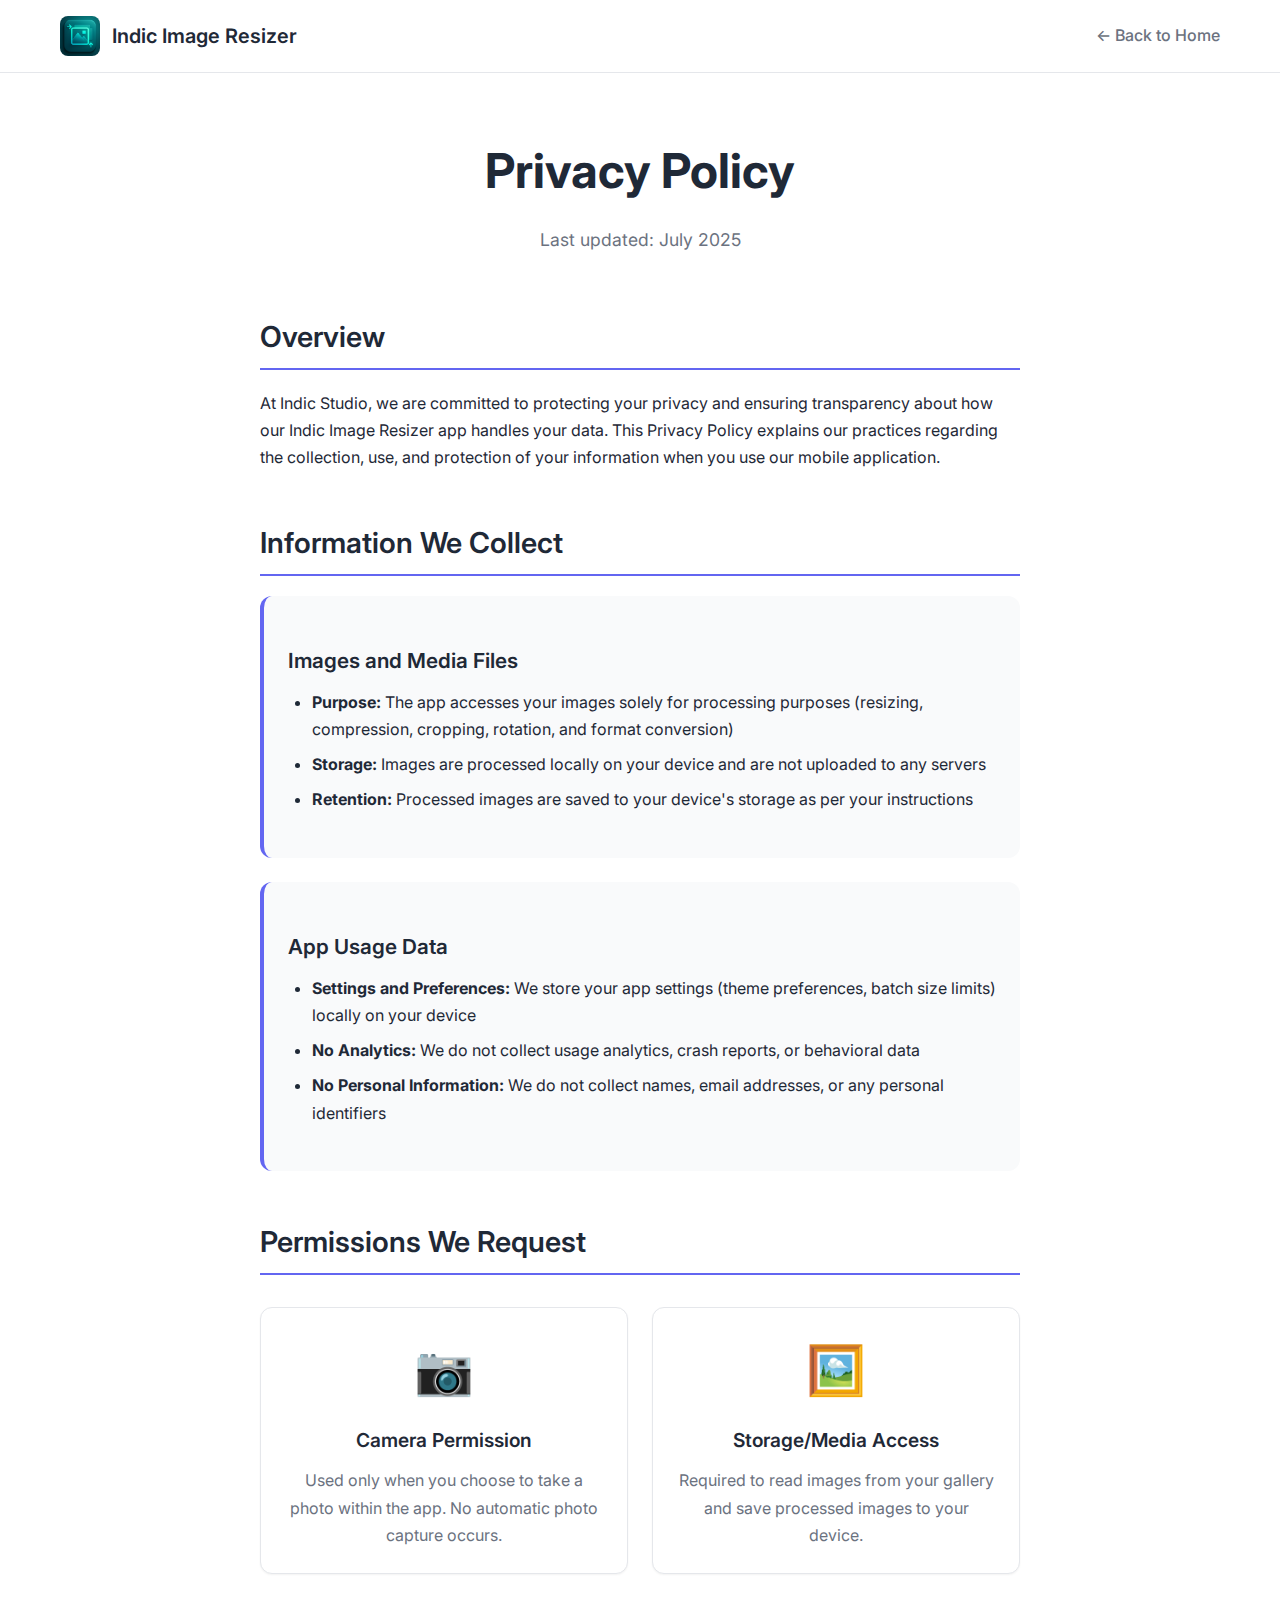
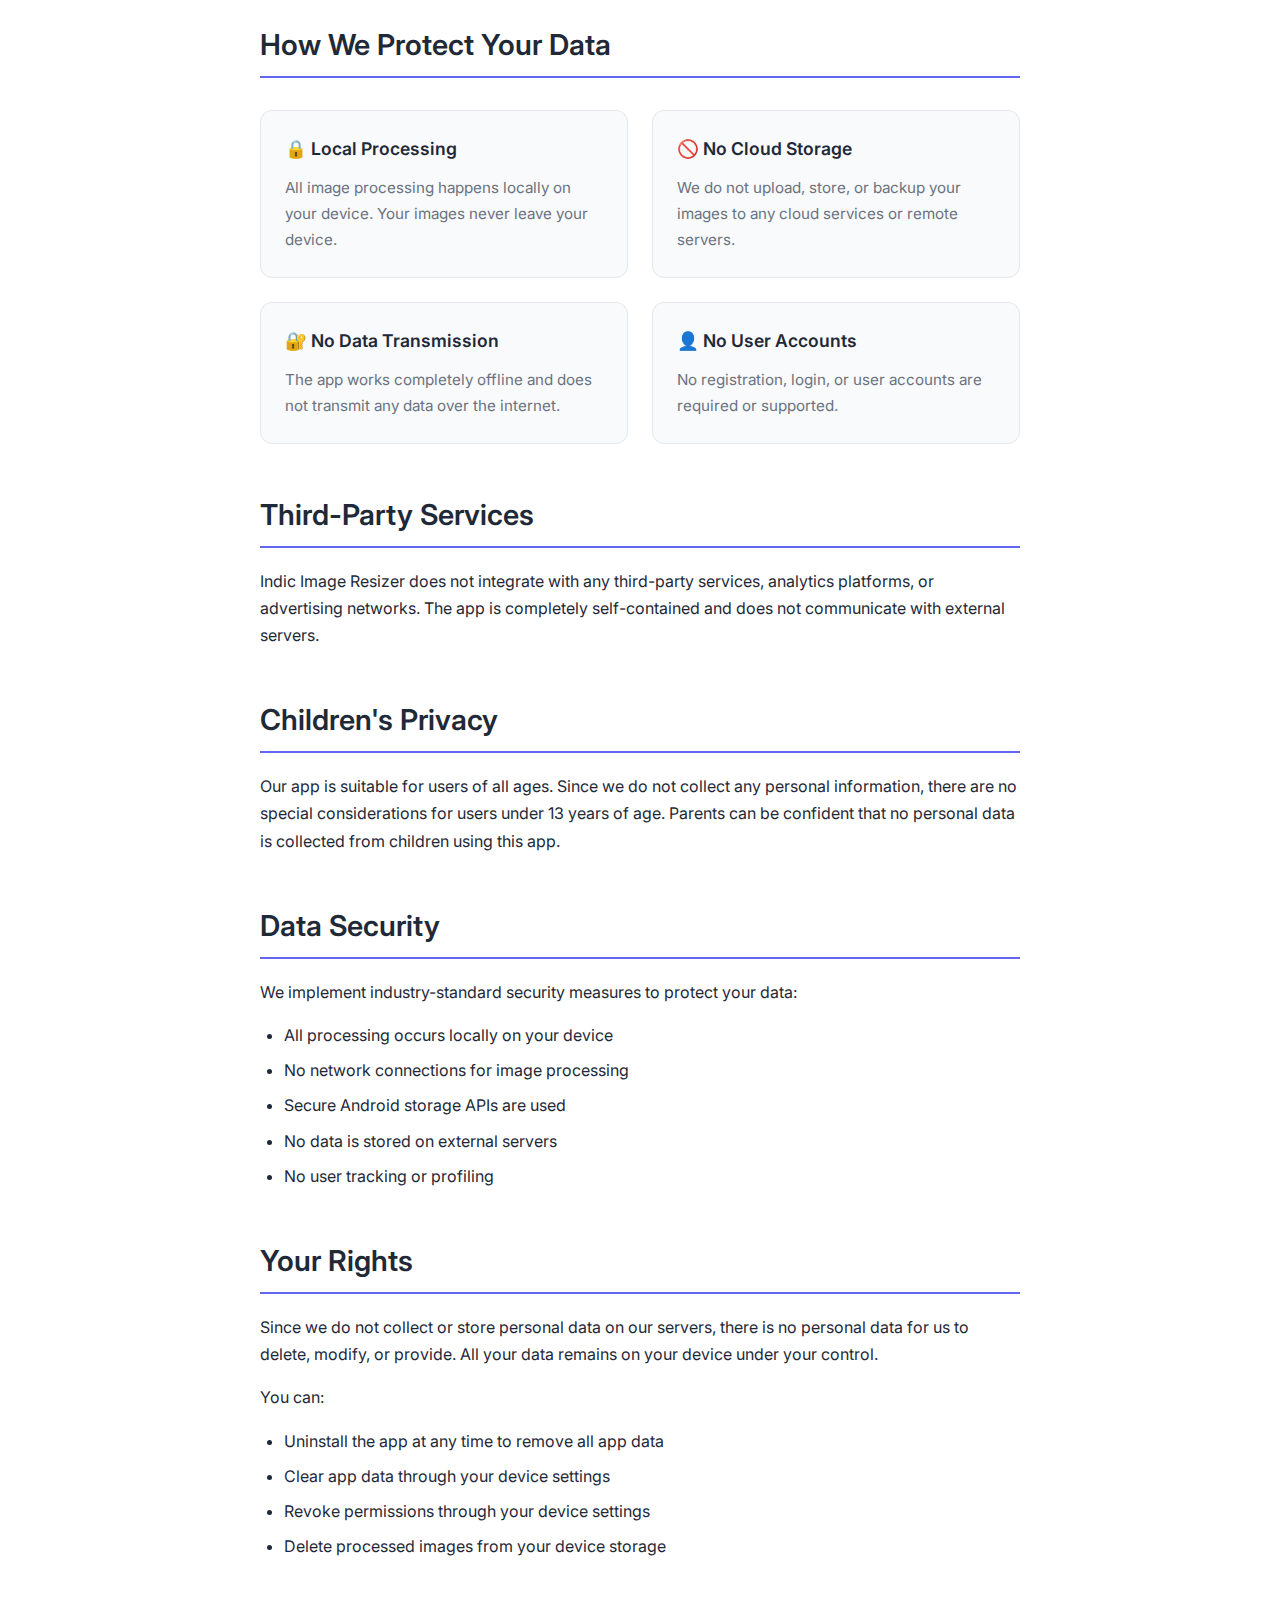
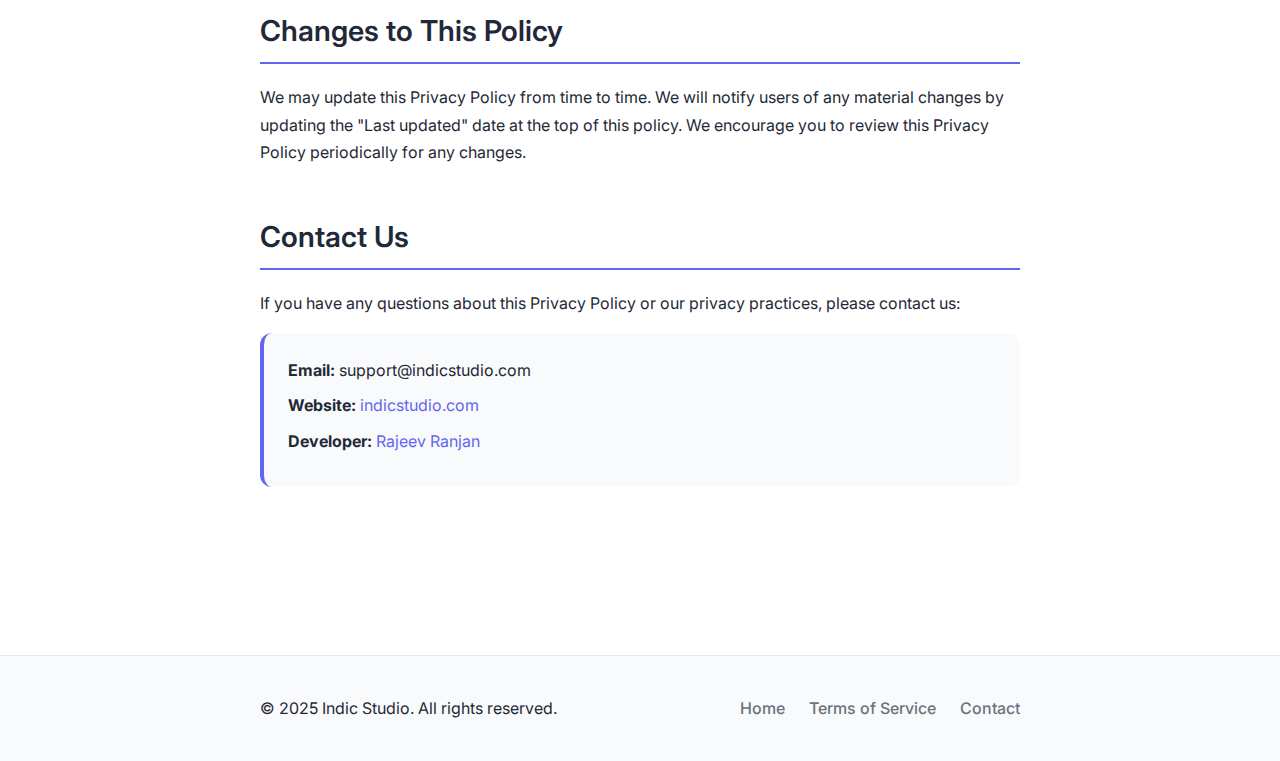
<file: privacy/index.html>
<!DOCTYPE html>
<html lang="en">
<head>
    <meta charset="UTF-8">
    <meta name="viewport" content="width=device-width, initial-scale=1.0">
    <title>Privacy Policy - Indic Image Resizer</title>
    <meta name="description" content="Privacy Policy for Indic Image Resizer app. Learn how we protect your data and privacy.">
    <link rel="icon" type="image/png" href="../assets/app_icon.png">
    <link rel="stylesheet" href="style.css">
    <link href="https://fonts.googleapis.com/css2?family=Inter:wght@300;400;500;600;700&display=swap" rel="stylesheet">
</head>
<body>
    <nav class="navbar">
        <div class="nav-container">
            <div class="nav-logo">
                <img src="../assets/app_icon.png" alt="Indic Image Resizer" class="logo-img">
                <span class="logo-text">Indic Image Resizer</span>
            </div>
            <div class="nav-links">
                <a href="../" class="nav-link">← Back to Home</a>
            </div>
        </div>
    </nav>

    <main class="main-content">
        <div class="container">
            <header class="page-header">
                <h1 class="page-title">Privacy Policy</h1>
                <p class="page-subtitle">Last updated: July 2025</p>
            </header>

            <div class="content">
                <section class="section">
                    <h2>Overview</h2>
                    <p>At Indic Studio, we are committed to protecting your privacy and ensuring transparency about how our Indic Image Resizer app handles your data. This Privacy Policy explains our practices regarding the collection, use, and protection of your information when you use our mobile application.</p>
                </section>

                <section class="section">
                    <h2>Information We Collect</h2>
                    <div class="subsection">
                        <h3>Images and Media Files</h3>
                        <ul>
                            <li><strong>Purpose:</strong> The app accesses your images solely for processing purposes (resizing, compression, cropping, rotation, and format conversion)</li>
                            <li><strong>Storage:</strong> Images are processed locally on your device and are not uploaded to any servers</li>
                            <li><strong>Retention:</strong> Processed images are saved to your device's storage as per your instructions</li>
                        </ul>
                    </div>

                    <div class="subsection">
                        <h3>App Usage Data</h3>
                        <ul>
                            <li><strong>Settings and Preferences:</strong> We store your app settings (theme preferences, batch size limits) locally on your device</li>
                            <li><strong>No Analytics:</strong> We do not collect usage analytics, crash reports, or behavioral data</li>
                            <li><strong>No Personal Information:</strong> We do not collect names, email addresses, or any personal identifiers</li>
                        </ul>
                    </div>
                </section>

                <section class="section">
                    <h2>Permissions We Request</h2>
                    <div class="permission-grid">
                        <div class="permission-card">
                            <div class="permission-icon">📷</div>
                            <h4>Camera Permission</h4>
                            <p>Used only when you choose to take a photo within the app. No automatic photo capture occurs.</p>
                        </div>
                        
                        <div class="permission-card">
                            <div class="permission-icon">🖼️</div>
                            <h4>Storage/Media Access</h4>
                            <p>Required to read images from your gallery and save processed images to your device.</p>
                        </div>
                    </div>
                </section>

                <section class="section">
                    <h2>How We Protect Your Data</h2>
                    <div class="protection-features">
                        <div class="feature">
                            <h4>🔒 Local Processing</h4>
                            <p>All image processing happens locally on your device. Your images never leave your device.</p>
                        </div>
                        
                        <div class="feature">
                            <h4>🚫 No Cloud Storage</h4>
                            <p>We do not upload, store, or backup your images to any cloud services or remote servers.</p>
                        </div>
                        
                        <div class="feature">
                            <h4>🔐 No Data Transmission</h4>
                            <p>The app works completely offline and does not transmit any data over the internet.</p>
                        </div>
                        
                        <div class="feature">
                            <h4>👤 No User Accounts</h4>
                            <p>No registration, login, or user accounts are required or supported.</p>
                        </div>
                    </div>
                </section>

                <section class="section">
                    <h2>Third-Party Services</h2>
                    <p>Indic Image Resizer does not integrate with any third-party services, analytics platforms, or advertising networks. The app is completely self-contained and does not communicate with external servers.</p>
                </section>

                <section class="section">
                    <h2>Children's Privacy</h2>
                    <p>Our app is suitable for users of all ages. Since we do not collect any personal information, there are no special considerations for users under 13 years of age. Parents can be confident that no personal data is collected from children using this app.</p>
                </section>

                <section class="section">
                    <h2>Data Security</h2>
                    <p>We implement industry-standard security measures to protect your data:</p>
                    <ul>
                        <li>All processing occurs locally on your device</li>
                        <li>No network connections for image processing</li>
                        <li>Secure Android storage APIs are used</li>
                        <li>No data is stored on external servers</li>
                        <li>No user tracking or profiling</li>
                    </ul>
                </section>

                <section class="section">
                    <h2>Your Rights</h2>
                    <p>Since we do not collect or store personal data on our servers, there is no personal data for us to delete, modify, or provide. All your data remains on your device under your control.</p>
                    <p>You can:</p>
                    <ul>
                        <li>Uninstall the app at any time to remove all app data</li>
                        <li>Clear app data through your device settings</li>
                        <li>Revoke permissions through your device settings</li>
                        <li>Delete processed images from your device storage</li>
                    </ul>
                </section>

                <section class="section">
                    <h2>Changes to This Policy</h2>
                    <p>We may update this Privacy Policy from time to time. We will notify users of any material changes by updating the "Last updated" date at the top of this policy. We encourage you to review this Privacy Policy periodically for any changes.</p>
                </section>

                <section class="section">
                    <h2>Contact Us</h2>
                    <p>If you have any questions about this Privacy Policy or our privacy practices, please contact us:</p>
                    <div class="contact-info">
                        <p><strong>Email:</strong> support@indicstudio.com</p>
                        <p><strong>Website:</strong> <a href="https://indicstudio.com">indicstudio.com</a></p>
                        <p><strong>Developer:</strong> <a href="https://github.com/ranjanlive">Rajeev Ranjan</a></p>
                    </div>
                </section>
            </div>
        </div>
    </main>

    <footer class="footer">
        <div class="container">
            <div class="footer-content">
                <p>&copy; 2025 Indic Studio. All rights reserved.</p>
                <div class="footer-links">
                    <a href="../">Home</a>
                    <a href="../terms/">Terms of Service</a>
                    <a href="mailto:support@indicstudio.com">Contact</a>
                </div>
            </div>
        </div>
    </footer>
</body>
</html>
</file>
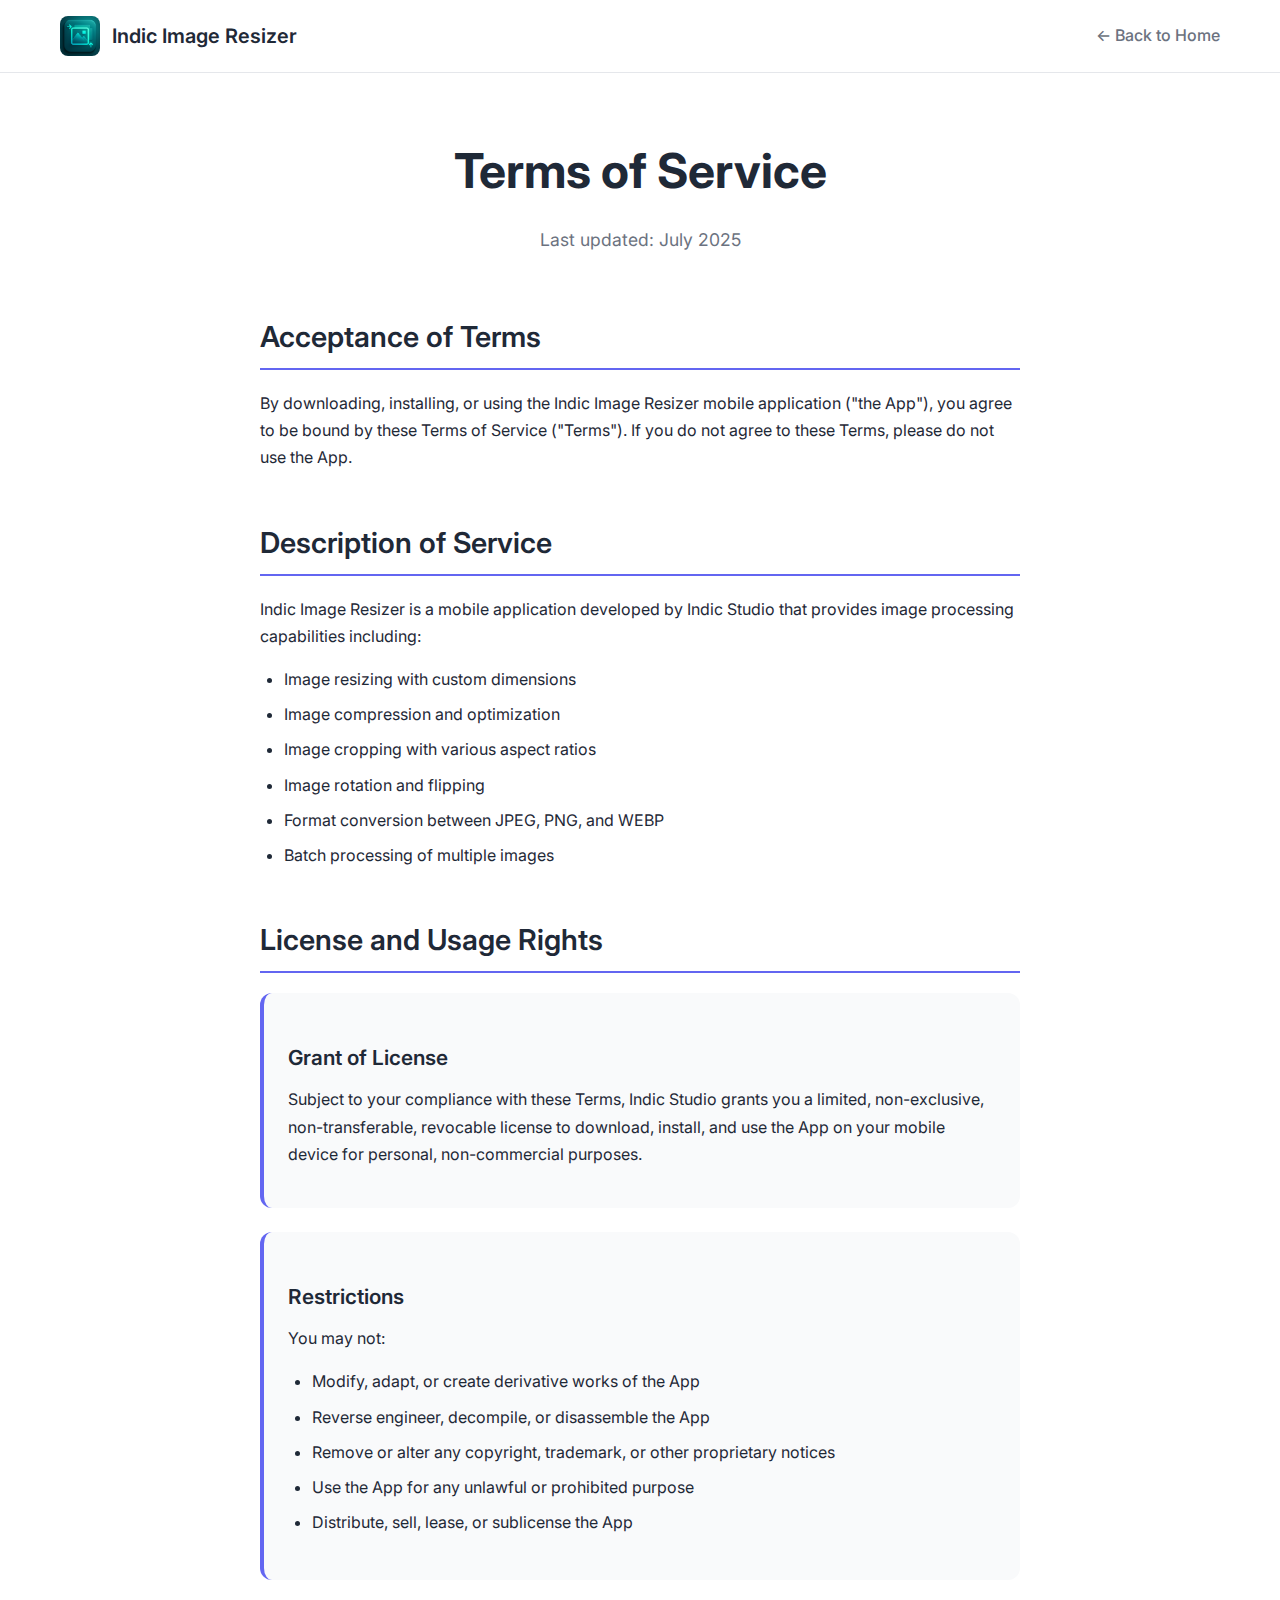
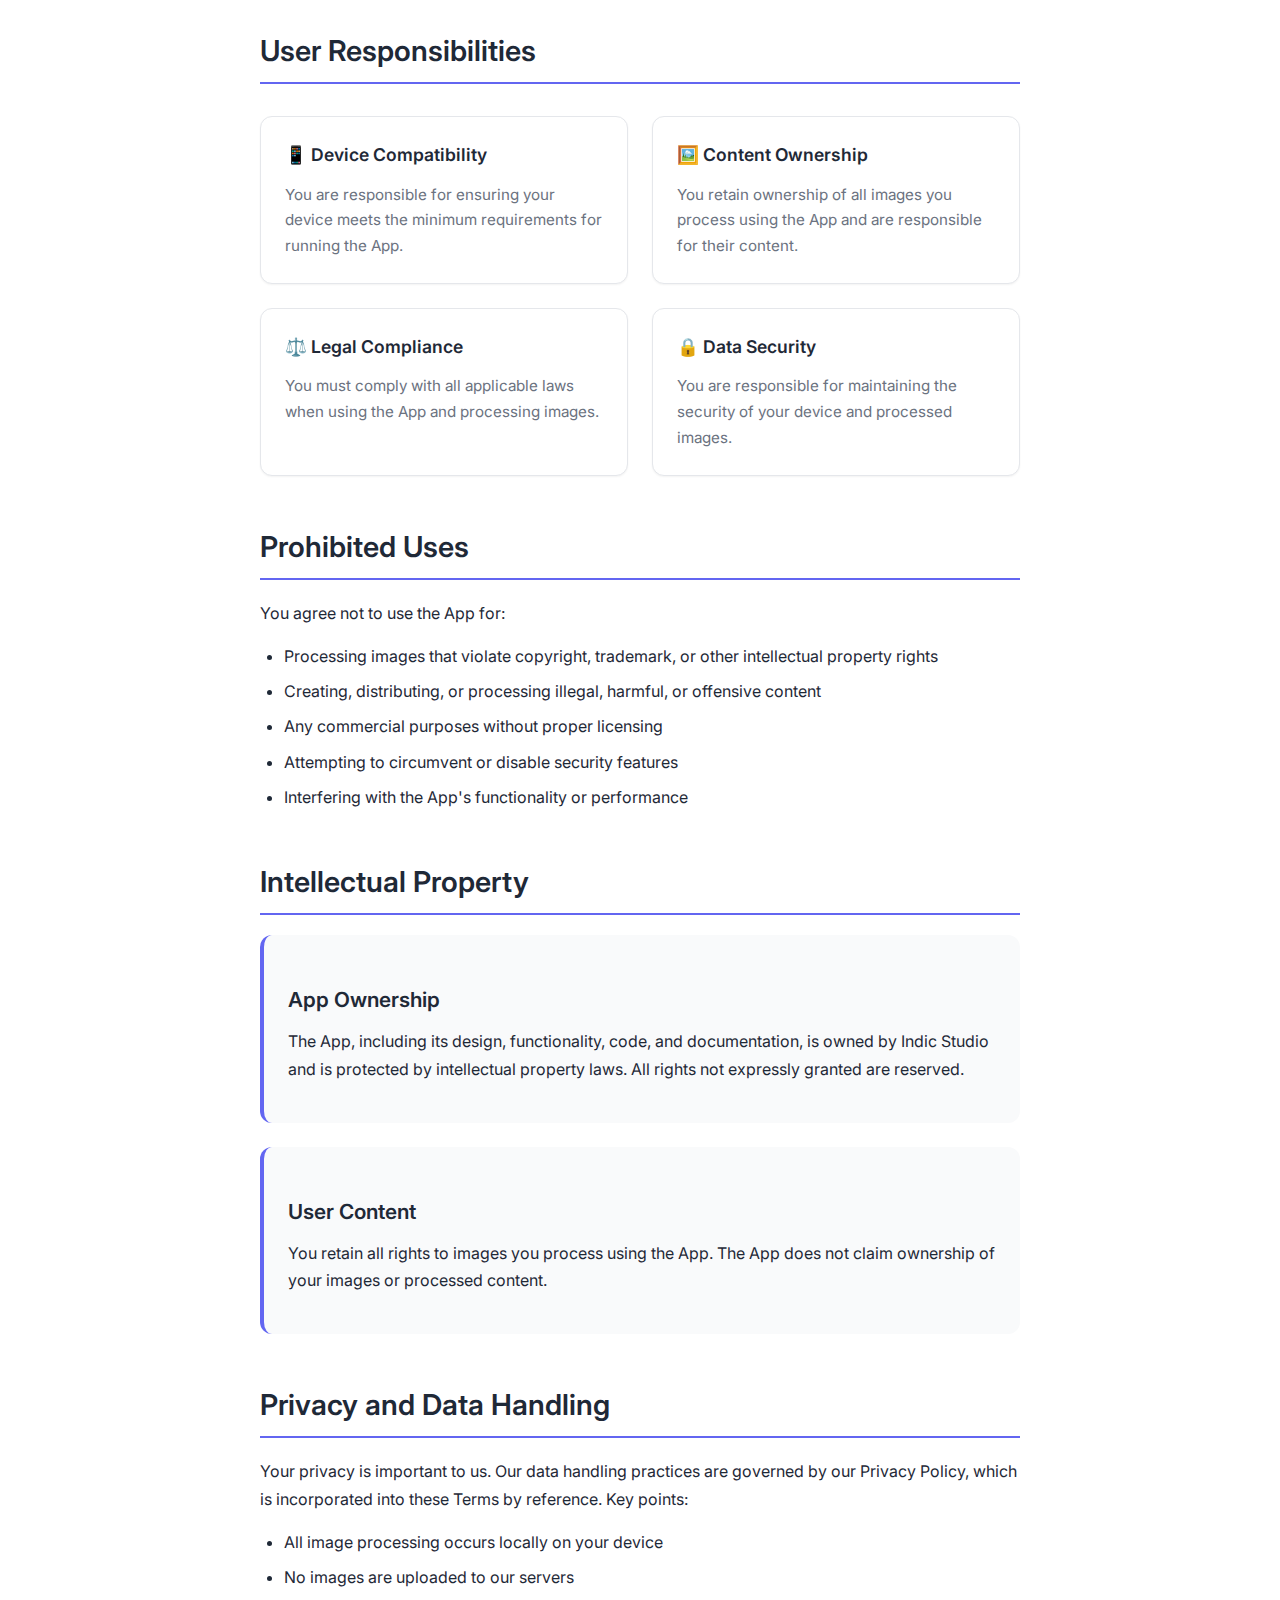
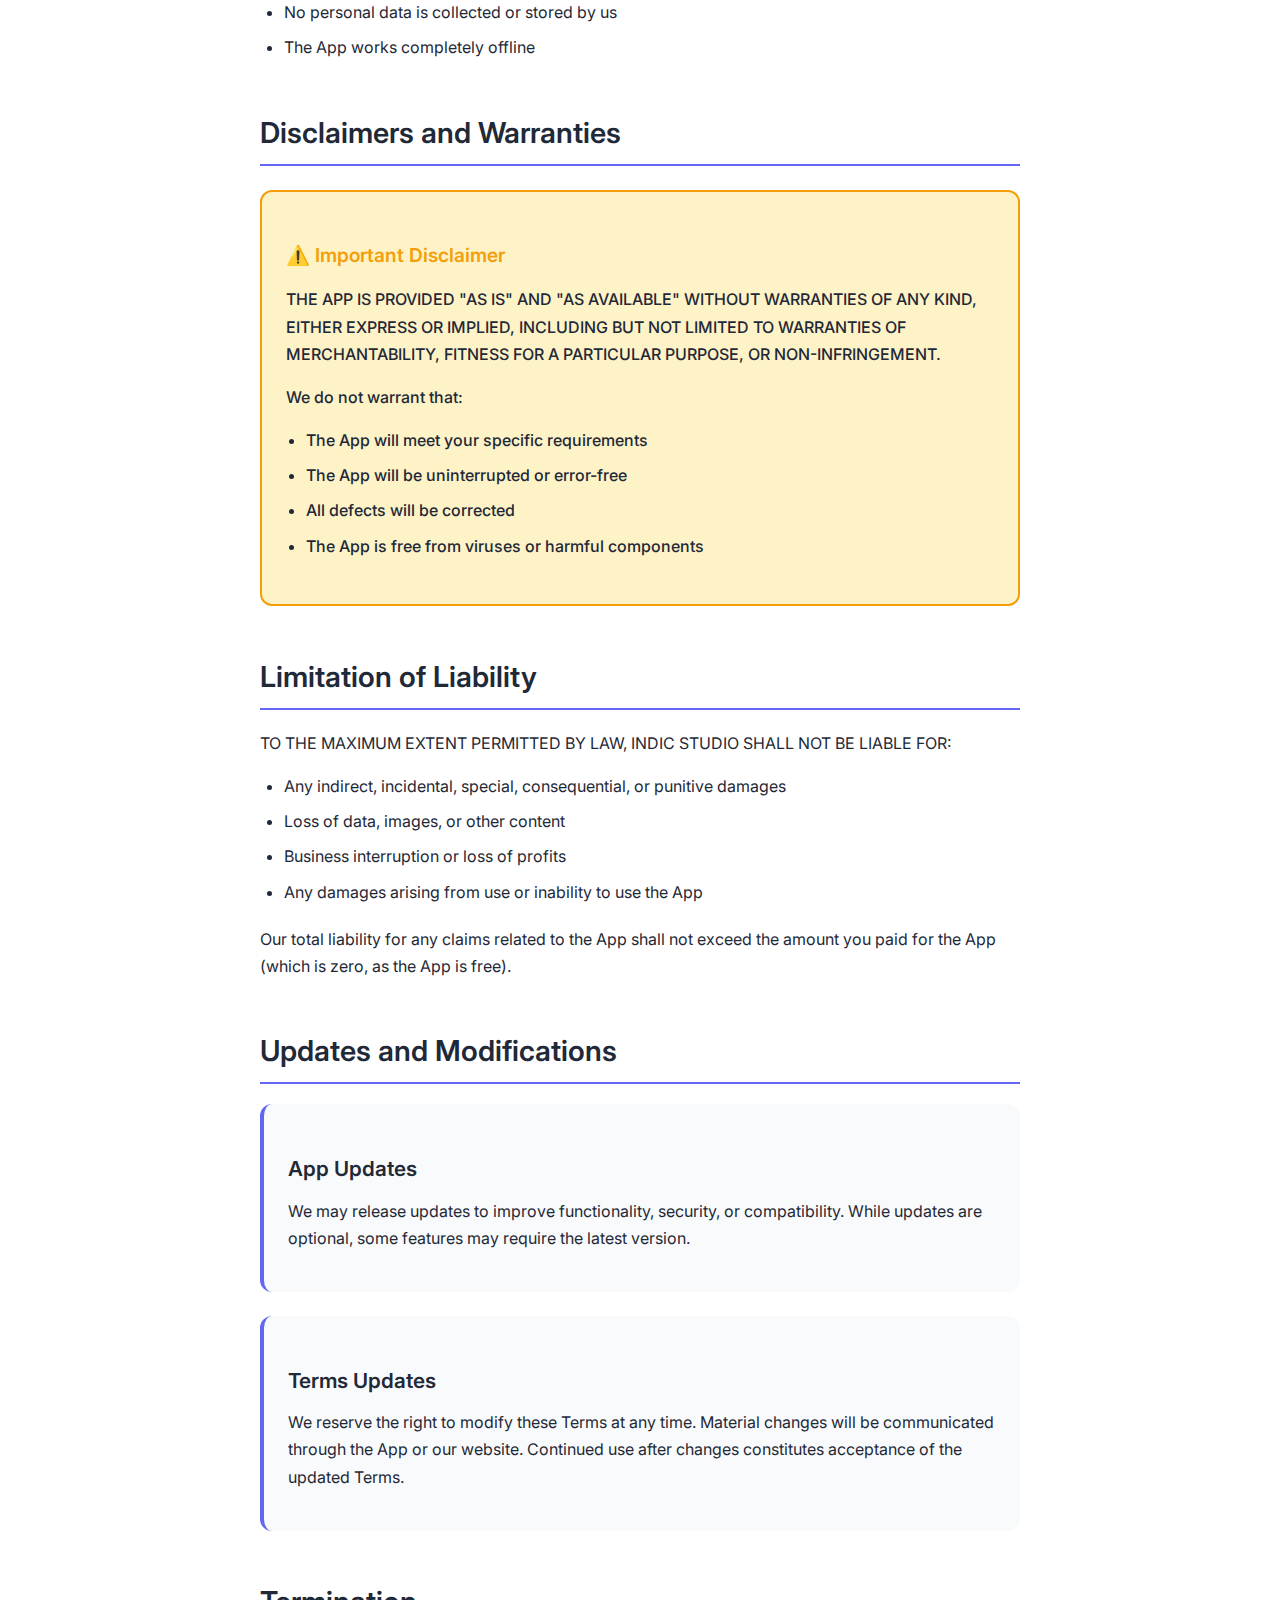
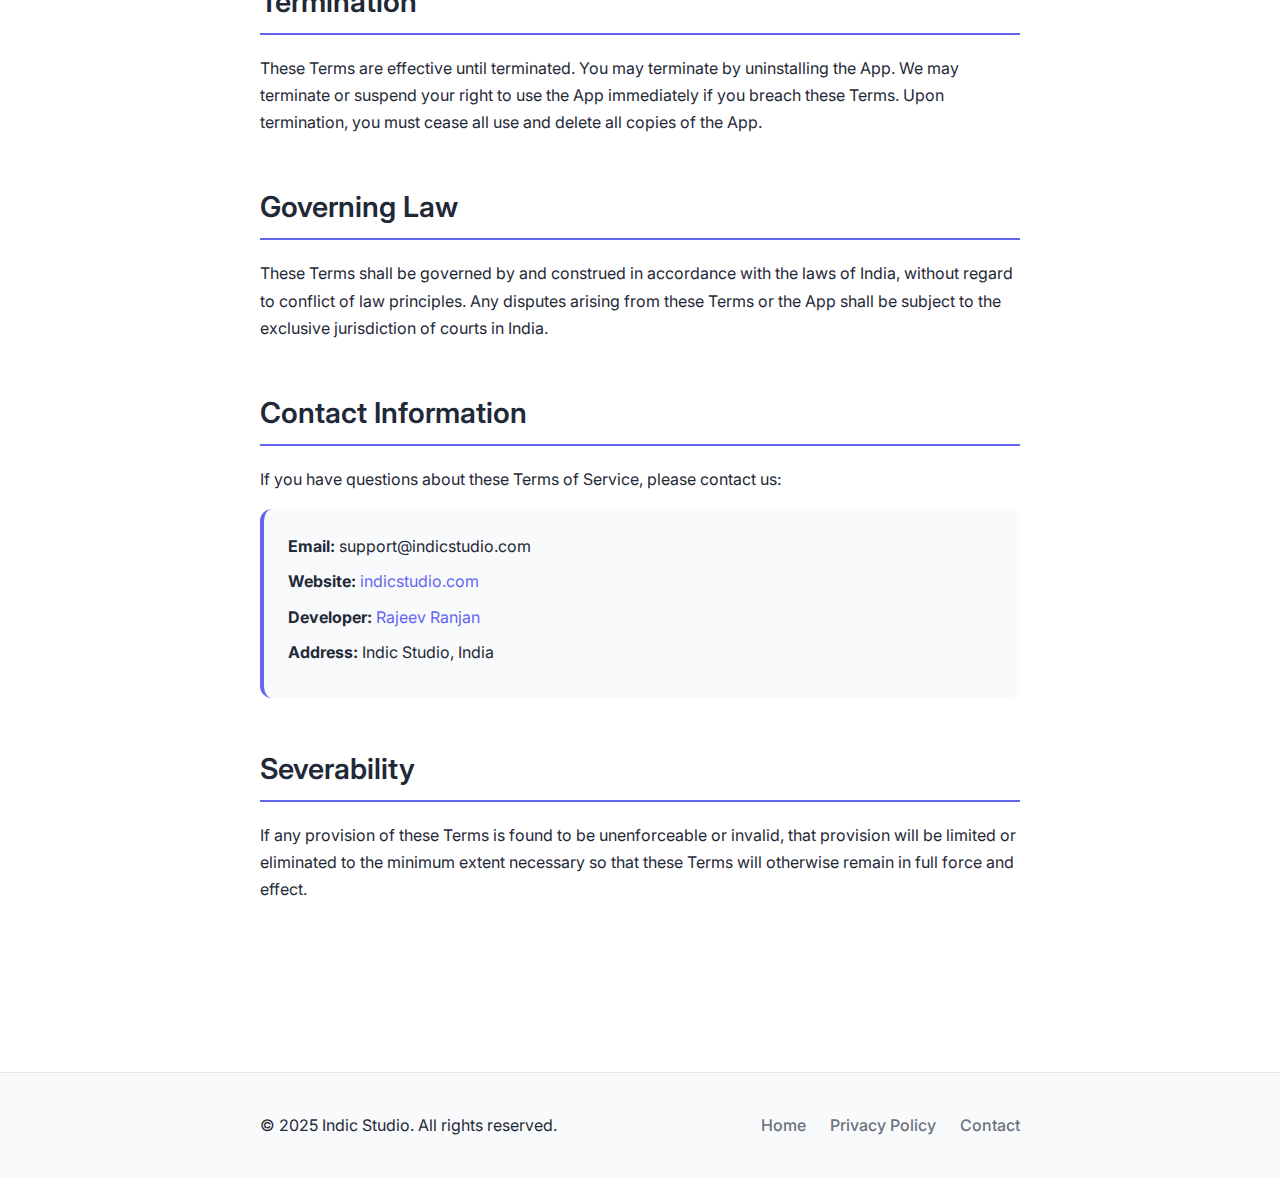
<file: terms/index.html>
<!DOCTYPE html>
<html lang="en">
<head>
    <meta charset="UTF-8">
    <meta name="viewport" content="width=device-width, initial-scale=1.0">
    <title>Terms of Service - Indic Image Resizer</title>
    <meta name="description" content="Terms of Service for Indic Image Resizer app. Read our terms and conditions.">
    <link rel="icon" type="image/png" href="../assets/app_icon.png">
    <link rel="stylesheet" href="style.css">
    <link href="https://fonts.googleapis.com/css2?family=Inter:wght@300;400;500;600;700&display=swap" rel="stylesheet">
</head>
<body>
    <nav class="navbar">
        <div class="nav-container">
            <div class="nav-logo">
                <img src="../assets/app_icon.png" alt="Indic Image Resizer" class="logo-img">
                <span class="logo-text">Indic Image Resizer</span>
            </div>
            <div class="nav-links">
                <a href="../" class="nav-link">← Back to Home</a>
            </div>
        </div>
    </nav>

    <main class="main-content">
        <div class="container">
            <header class="page-header">
                <h1 class="page-title">Terms of Service</h1>
                <p class="page-subtitle">Last updated: July 2025</p>
            </header>

            <div class="content">
                <section class="section">
                    <h2>Acceptance of Terms</h2>
                    <p>By downloading, installing, or using the Indic Image Resizer mobile application ("the App"), you agree to be bound by these Terms of Service ("Terms"). If you do not agree to these Terms, please do not use the App.</p>
                </section>

                <section class="section">
                    <h2>Description of Service</h2>
                    <p>Indic Image Resizer is a mobile application developed by Indic Studio that provides image processing capabilities including:</p>
                    <ul>
                        <li>Image resizing with custom dimensions</li>
                        <li>Image compression and optimization</li>
                        <li>Image cropping with various aspect ratios</li>
                        <li>Image rotation and flipping</li>
                        <li>Format conversion between JPEG, PNG, and WEBP</li>
                        <li>Batch processing of multiple images</li>
                    </ul>
                </section>

                <section class="section">
                    <h2>License and Usage Rights</h2>
                    <div class="subsection">
                        <h3>Grant of License</h3>
                        <p>Subject to your compliance with these Terms, Indic Studio grants you a limited, non-exclusive, non-transferable, revocable license to download, install, and use the App on your mobile device for personal, non-commercial purposes.</p>
                    </div>

                    <div class="subsection">
                        <h3>Restrictions</h3>
                        <p>You may not:</p>
                        <ul>
                            <li>Modify, adapt, or create derivative works of the App</li>
                            <li>Reverse engineer, decompile, or disassemble the App</li>
                            <li>Remove or alter any copyright, trademark, or other proprietary notices</li>
                            <li>Use the App for any unlawful or prohibited purpose</li>
                            <li>Distribute, sell, lease, or sublicense the App</li>
                        </ul>
                    </div>
                </section>

                <section class="section">
                    <h2>User Responsibilities</h2>
                    <div class="terms-grid">
                        <div class="term-card">
                            <h4>📱 Device Compatibility</h4>
                            <p>You are responsible for ensuring your device meets the minimum requirements for running the App.</p>
                        </div>
                        
                        <div class="term-card">
                            <h4>🖼️ Content Ownership</h4>
                            <p>You retain ownership of all images you process using the App and are responsible for their content.</p>
                        </div>
                        
                        <div class="term-card">
                            <h4>⚖️ Legal Compliance</h4>
                            <p>You must comply with all applicable laws when using the App and processing images.</p>
                        </div>
                        
                        <div class="term-card">
                            <h4>🔒 Data Security</h4>
                            <p>You are responsible for maintaining the security of your device and processed images.</p>
                        </div>
                    </div>
                </section>

                <section class="section">
                    <h2>Prohibited Uses</h2>
                    <p>You agree not to use the App for:</p>
                    <ul>
                        <li>Processing images that violate copyright, trademark, or other intellectual property rights</li>
                        <li>Creating, distributing, or processing illegal, harmful, or offensive content</li>
                        <li>Any commercial purposes without proper licensing</li>
                        <li>Attempting to circumvent or disable security features</li>
                        <li>Interfering with the App's functionality or performance</li>
                    </ul>
                </section>

                <section class="section">
                    <h2>Intellectual Property</h2>
                    <div class="subsection">
                        <h3>App Ownership</h3>
                        <p>The App, including its design, functionality, code, and documentation, is owned by Indic Studio and is protected by intellectual property laws. All rights not expressly granted are reserved.</p>
                    </div>

                    <div class="subsection">
                        <h3>User Content</h3>
                        <p>You retain all rights to images you process using the App. The App does not claim ownership of your images or processed content.</p>
                    </div>
                </section>

                <section class="section">
                    <h2>Privacy and Data Handling</h2>
                    <p>Your privacy is important to us. Our data handling practices are governed by our Privacy Policy, which is incorporated into these Terms by reference. Key points:</p>
                    <ul>
                        <li>All image processing occurs locally on your device</li>
                        <li>No images are uploaded to our servers</li>
                        <li>No personal data is collected or stored by us</li>
                        <li>The App works completely offline</li>
                    </ul>
                </section>

                <section class="section">
                    <h2>Disclaimers and Warranties</h2>
                    <div class="disclaimer-box">
                        <h3>⚠️ Important Disclaimer</h3>
                        <p>THE APP IS PROVIDED "AS IS" AND "AS AVAILABLE" WITHOUT WARRANTIES OF ANY KIND, EITHER EXPRESS OR IMPLIED, INCLUDING BUT NOT LIMITED TO WARRANTIES OF MERCHANTABILITY, FITNESS FOR A PARTICULAR PURPOSE, OR NON-INFRINGEMENT.</p>
                        
                        <p>We do not warrant that:</p>
                        <ul>
                            <li>The App will meet your specific requirements</li>
                            <li>The App will be uninterrupted or error-free</li>
                            <li>All defects will be corrected</li>
                            <li>The App is free from viruses or harmful components</li>
                        </ul>
                    </div>
                </section>

                <section class="section">
                    <h2>Limitation of Liability</h2>
                    <p>TO THE MAXIMUM EXTENT PERMITTED BY LAW, INDIC STUDIO SHALL NOT BE LIABLE FOR:</p>
                    <ul>
                        <li>Any indirect, incidental, special, consequential, or punitive damages</li>
                        <li>Loss of data, images, or other content</li>
                        <li>Business interruption or loss of profits</li>
                        <li>Any damages arising from use or inability to use the App</li>
                    </ul>
                    <p>Our total liability for any claims related to the App shall not exceed the amount you paid for the App (which is zero, as the App is free).</p>
                </section>

                <section class="section">
                    <h2>Updates and Modifications</h2>
                    <div class="subsection">
                        <h3>App Updates</h3>
                        <p>We may release updates to improve functionality, security, or compatibility. While updates are optional, some features may require the latest version.</p>
                    </div>

                    <div class="subsection">
                        <h3>Terms Updates</h3>
                        <p>We reserve the right to modify these Terms at any time. Material changes will be communicated through the App or our website. Continued use after changes constitutes acceptance of the updated Terms.</p>
                    </div>
                </section>

                <section class="section">
                    <h2>Termination</h2>
                    <p>These Terms are effective until terminated. You may terminate by uninstalling the App. We may terminate or suspend your right to use the App immediately if you breach these Terms. Upon termination, you must cease all use and delete all copies of the App.</p>
                </section>

                <section class="section">
                    <h2>Governing Law</h2>
                    <p>These Terms shall be governed by and construed in accordance with the laws of India, without regard to conflict of law principles. Any disputes arising from these Terms or the App shall be subject to the exclusive jurisdiction of courts in India.</p>
                </section>

                <section class="section">
                    <h2>Contact Information</h2>
                    <p>If you have questions about these Terms of Service, please contact us:</p>
                    <div class="contact-info">
                        <p><strong>Email:</strong> support@indicstudio.com</p>
                        <p><strong>Website:</strong> <a href="https://indicstudio.com">indicstudio.com</a></p>
                        <p><strong>Developer:</strong> <a href="https://github.com/ranjanlive">Rajeev Ranjan</a></p>
                        <p><strong>Address:</strong> Indic Studio, India</p>
                    </div>
                </section>

                <section class="section">
                    <h2>Severability</h2>
                    <p>If any provision of these Terms is found to be unenforceable or invalid, that provision will be limited or eliminated to the minimum extent necessary so that these Terms will otherwise remain in full force and effect.</p>
                </section>
            </div>
        </div>
    </main>

    <footer class="footer">
        <div class="container">
            <div class="footer-content">
                <p>&copy; 2025 Indic Studio. All rights reserved.</p>
                <div class="footer-links">
                    <a href="../">Home</a>
                    <a href="../privacy/">Privacy Policy</a>
                    <a href="mailto:support@indicstudio.com">Contact</a>
                </div>
            </div>
        </div>
    </footer>
</body>
</html>
</file>
<file: privacy/style.css>
:root {
    --primary-color: #6366f1;
    --primary-dark: #4f46e5;
    --text-primary: #1f2937;
    --text-secondary: #6b7280;
    --bg-primary: #ffffff;
    --bg-secondary: #f9fafb;
    --border-color: #e5e7eb;
    --shadow-sm: 0 1px 2px 0 rgb(0 0 0 / 0.05);
    --shadow-md: 0 4px 6px -1px rgb(0 0 0 / 0.1);
}

* {
    margin: 0;
    padding: 0;
    box-sizing: border-box;
}

body {
    font-family: 'Inter', -apple-system, BlinkMacSystemFont, 'Segoe UI', Roboto, sans-serif;
    line-height: 1.6;
    color: var(--text-primary);
    background-color: var(--bg-primary);
}

.container {
    max-width: 800px;
    margin: 0 auto;
    padding: 0 20px;
}

/* Navigation */
.navbar {
    background: white;
    border-bottom: 1px solid var(--border-color);
    padding: 1rem 0;
    position: sticky;
    top: 0;
    z-index: 100;
}

.nav-container {
    max-width: 1200px;
    margin: 0 auto;
    padding: 0 20px;
    display: flex;
    justify-content: space-between;
    align-items: center;
}

.nav-logo {
    display: flex;
    align-items: center;
    gap: 12px;
    font-size: 20px;
    font-weight: 600;
    color: var(--text-primary);
    text-decoration: none;
}

.logo-img {
    width: 40px;
    height: 40px;
    border-radius: 8px;
}

.nav-link {
    color: var(--text-secondary);
    text-decoration: none;
    font-weight: 500;
    transition: color 0.3s ease;
}

.nav-link:hover {
    color: var(--primary-color);
}

/* Main Content */
.main-content {
    padding: 60px 0;
    min-height: calc(100vh - 200px);
}

.page-header {
    text-align: center;
    margin-bottom: 60px;
}

.page-title {
    font-size: 3rem;
    font-weight: 700;
    color: var(--text-primary);
    margin-bottom: 16px;
}

.page-subtitle {
    font-size: 1.1rem;
    color: var(--text-secondary);
}

.content {
    max-width: 100%;
}

.section {
    margin-bottom: 48px;
}

.section h2 {
    font-size: 1.8rem;
    font-weight: 600;
    color: var(--text-primary);
    margin-bottom: 20px;
    padding-bottom: 8px;
    border-bottom: 2px solid var(--primary-color);
}

.section h3 {
    font-size: 1.3rem;
    font-weight: 600;
    color: var(--text-primary);
    margin-bottom: 12px;
    margin-top: 24px;
}

.section p {
    font-size: 1rem;
    line-height: 1.7;
    color: var(--text-primary);
    margin-bottom: 16px;
}

.section ul {
    margin-left: 24px;
    margin-bottom: 20px;
}

.section li {
    font-size: 1rem;
    line-height: 1.7;
    color: var(--text-primary);
    margin-bottom: 8px;
}

.subsection {
    background: var(--bg-secondary);
    padding: 24px;
    border-radius: 12px;
    margin-bottom: 24px;
    border-left: 4px solid var(--primary-color);
}

/* Permission Grid */
.permission-grid {
    display: grid;
    grid-template-columns: repeat(auto-fit, minmax(300px, 1fr));
    gap: 24px;
    margin: 32px 0;
}

.permission-card {
    background: white;
    padding: 24px;
    border-radius: 12px;
    box-shadow: var(--shadow-sm);
    border: 1px solid var(--border-color);
    text-align: center;
}

.permission-icon {
    font-size: 3rem;
    margin-bottom: 16px;
}

.permission-card h4 {
    font-size: 1.2rem;
    font-weight: 600;
    color: var(--text-primary);
    margin-bottom: 12px;
}

.permission-card p {
    color: var(--text-secondary);
    margin-bottom: 0;
}

/* Protection Features */
.protection-features {
    display: grid;
    grid-template-columns: repeat(auto-fit, minmax(250px, 1fr));
    gap: 24px;
    margin: 32px 0;
}

.feature {
    background: var(--bg-secondary);
    padding: 24px;
    border-radius: 12px;
    border: 1px solid var(--border-color);
}

.feature h4 {
    font-size: 1.1rem;
    font-weight: 600;
    color: var(--text-primary);
    margin-bottom: 12px;
}

.feature p {
    color: var(--text-secondary);
    margin-bottom: 0;
    font-size: 0.95rem;
}

/* Contact Info */
.contact-info {
    background: var(--bg-secondary);
    padding: 24px;
    border-radius: 12px;
    border-left: 4px solid var(--primary-color);
}

.contact-info p {
    margin-bottom: 8px;
}

.contact-info a {
    color: var(--primary-color);
    text-decoration: none;
}

.contact-info a:hover {
    text-decoration: underline;
}

/* Footer */
.footer {
    background: var(--bg-secondary);
    border-top: 1px solid var(--border-color);
    padding: 40px 0;
    margin-top: 60px;
}

.footer-content {
    display: flex;
    justify-content: space-between;
    align-items: center;
    flex-wrap: wrap;
    gap: 20px;
}

.footer-links {
    display: flex;
    gap: 24px;
}

.footer-links a {
    color: var(--text-secondary);
    text-decoration: none;
    font-weight: 500;
    transition: color 0.3s ease;
}

.footer-links a:hover {
    color: var(--primary-color);
}

/* Responsive Design */
@media (max-width: 768px) {
    .page-title {
        font-size: 2.5rem;
    }
    
    .permission-grid {
        grid-template-columns: 1fr;
    }
    
    .protection-features {
        grid-template-columns: 1fr;
    }
    
    .footer-content {
        flex-direction: column;
        text-align: center;
    }
    
    .footer-links {
        justify-content: center;
    }
}
</file>
<file: terms/style.css>
:root {
    --primary-color: #6366f1;
    --primary-dark: #4f46e5;
    --text-primary: #1f2937;
    --text-secondary: #6b7280;
    --bg-primary: #ffffff;
    --bg-secondary: #f9fafb;
    --border-color: #e5e7eb;
    --warning-color: #f59e0b;
    --warning-bg: #fef3c7;
    --shadow-sm: 0 1px 2px 0 rgb(0 0 0 / 0.05);
    --shadow-md: 0 4px 6px -1px rgb(0 0 0 / 0.1);
}

* {
    margin: 0;
    padding: 0;
    box-sizing: border-box;
}

body {
    font-family: 'Inter', -apple-system, BlinkMacSystemFont, 'Segoe UI', Roboto, sans-serif;
    line-height: 1.6;
    color: var(--text-primary);
    background-color: var(--bg-primary);
}

.container {
    max-width: 800px;
    margin: 0 auto;
    padding: 0 20px;
}

/* Navigation */
.navbar {
    background: white;
    border-bottom: 1px solid var(--border-color);
    padding: 1rem 0;
    position: sticky;
    top: 0;
    z-index: 100;
}

.nav-container {
    max-width: 1200px;
    margin: 0 auto;
    padding: 0 20px;
    display: flex;
    justify-content: space-between;
    align-items: center;
}

.nav-logo {
    display: flex;
    align-items: center;
    gap: 12px;
    font-size: 20px;
    font-weight: 600;
    color: var(--text-primary);
    text-decoration: none;
}

.logo-img {
    width: 40px;
    height: 40px;
    border-radius: 8px;
}

.nav-link {
    color: var(--text-secondary);
    text-decoration: none;
    font-weight: 500;
    transition: color 0.3s ease;
}

.nav-link:hover {
    color: var(--primary-color);
}

/* Main Content */
.main-content {
    padding: 60px 0;
    min-height: calc(100vh - 200px);
}

.page-header {
    text-align: center;
    margin-bottom: 60px;
}

.page-title {
    font-size: 3rem;
    font-weight: 700;
    color: var(--text-primary);
    margin-bottom: 16px;
}

.page-subtitle {
    font-size: 1.1rem;
    color: var(--text-secondary);
}

.content {
    max-width: 100%;
}

.section {
    margin-bottom: 48px;
}

.section h2 {
    font-size: 1.8rem;
    font-weight: 600;
    color: var(--text-primary);
    margin-bottom: 20px;
    padding-bottom: 8px;
    border-bottom: 2px solid var(--primary-color);
}

.section h3 {
    font-size: 1.3rem;
    font-weight: 600;
    color: var(--text-primary);
    margin-bottom: 12px;
    margin-top: 24px;
}

.section p {
    font-size: 1rem;
    line-height: 1.7;
    color: var(--text-primary);
    margin-bottom: 16px;
}

.section ul {
    margin-left: 24px;
    margin-bottom: 20px;
}

.section li {
    font-size: 1rem;
    line-height: 1.7;
    color: var(--text-primary);
    margin-bottom: 8px;
}

.subsection {
    background: var(--bg-secondary);
    padding: 24px;
    border-radius: 12px;
    margin-bottom: 24px;
    border-left: 4px solid var(--primary-color);
}

/* Terms Grid */
.terms-grid {
    display: grid;
    grid-template-columns: repeat(auto-fit, minmax(280px, 1fr));
    gap: 24px;
    margin: 32px 0;
}

.term-card {
    background: white;
    padding: 24px;
    border-radius: 12px;
    box-shadow: var(--shadow-sm);
    border: 1px solid var(--border-color);
}

.term-card h4 {
    font-size: 1.1rem;
    font-weight: 600;
    color: var(--text-primary);
    margin-bottom: 12px;
    display: flex;
    align-items: center;
    gap: 8px;
}

.term-card p {
    color: var(--text-secondary);
    margin-bottom: 0;
    font-size: 0.95rem;
}

/* Disclaimer Box */
.disclaimer-box {
    background: var(--warning-bg);
    border: 2px solid var(--warning-color);
    border-radius: 12px;
    padding: 24px;
    margin: 24px 0;
}

.disclaimer-box h3 {
    color: var(--warning-color);
    margin-bottom: 16px;
    font-size: 1.2rem;
}

.disclaimer-box p {
    font-weight: 500;
    margin-bottom: 16px;
}

.disclaimer-box ul {
    margin-left: 20px;
}

.disclaimer-box li {
    margin-bottom: 8px;
    font-weight: 500;
}

/* Contact Info */
.contact-info {
    background: var(--bg-secondary);
    padding: 24px;
    border-radius: 12px;
    border-left: 4px solid var(--primary-color);
}

.contact-info p {
    margin-bottom: 8px;
}

.contact-info a {
    color: var(--primary-color);
    text-decoration: none;
}

.contact-info a:hover {
    text-decoration: underline;
}

/* Footer */
.footer {
    background: var(--bg-secondary);
    border-top: 1px solid var(--border-color);
    padding: 40px 0;
    margin-top: 60px;
}

.footer-content {
    display: flex;
    justify-content: space-between;
    align-items: center;
    flex-wrap: wrap;
    gap: 20px;
}

.footer-links {
    display: flex;
    gap: 24px;
}

.footer-links a {
    color: var(--text-secondary);
    text-decoration: none;
    font-weight: 500;
    transition: color 0.3s ease;
}

.footer-links a:hover {
    color: var(--primary-color);
}

/* Responsive Design */
@media (max-width: 768px) {
    .page-title {
        font-size: 2.5rem;
    }
    
    .terms-grid {
        grid-template-columns: 1fr;
    }
    
    .footer-content {
        flex-direction: column;
        text-align: center;
    }
    
    .footer-links {
        justify-content: center;
    }
    
    .container {
        padding: 0 16px;
    }
    
    .section h2 {
        font-size: 1.6rem;
    }
}
</file>
